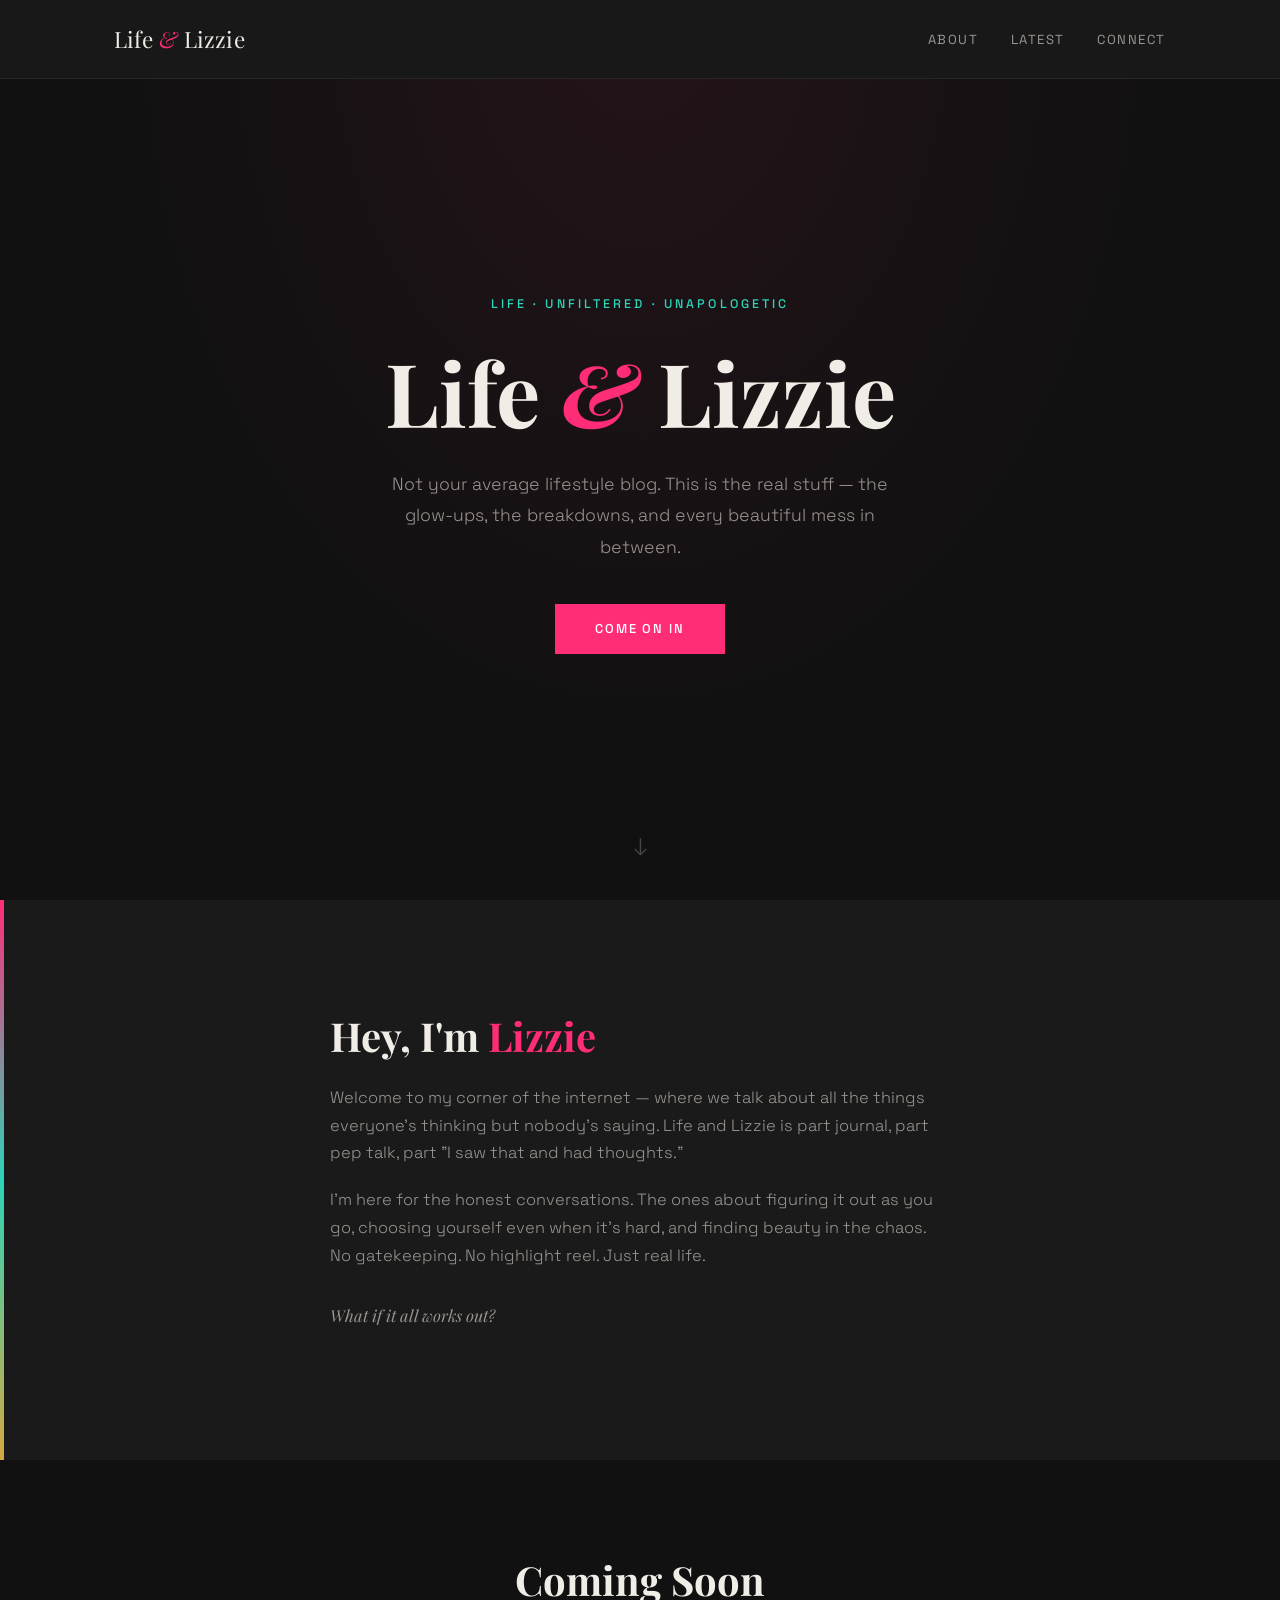
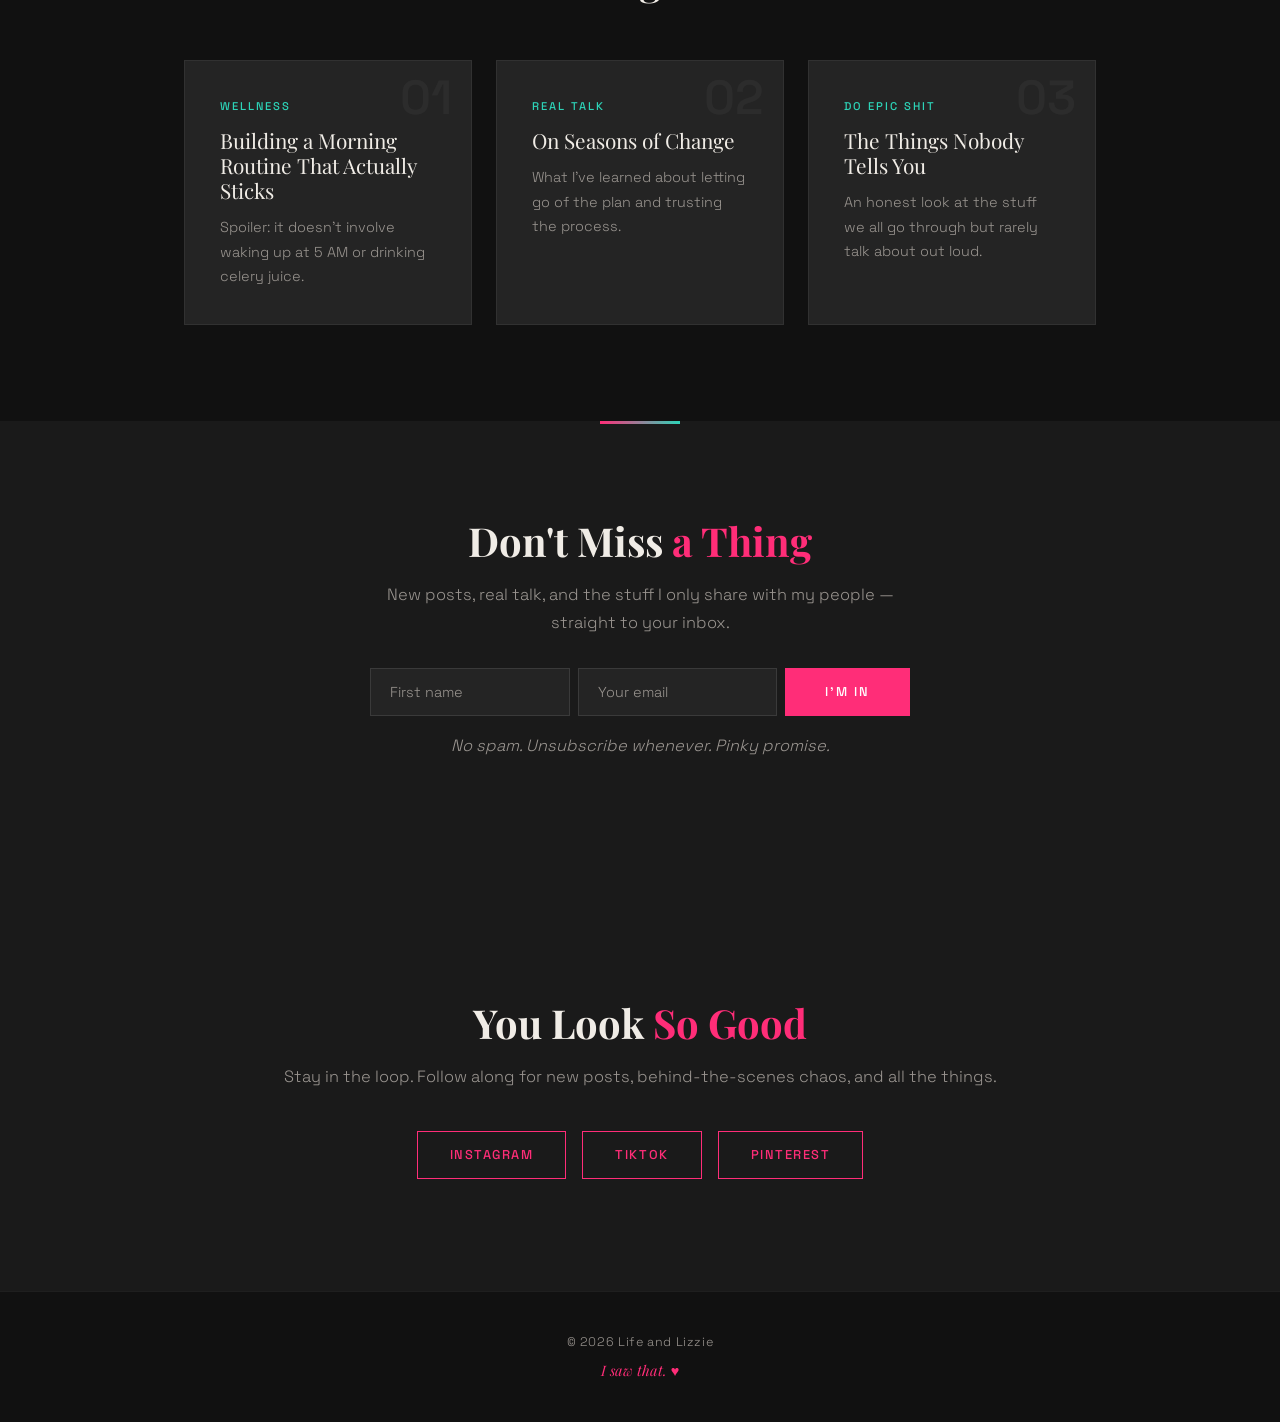
<file: index.html>
<!DOCTYPE html>
<html lang="en">
<head>
  <meta charset="UTF-8">
  <meta name="viewport" content="width=device-width, initial-scale=1.0">
  <title>Life and Lizzie</title>
  <link rel="preconnect" href="https://fonts.googleapis.com">
  <link rel="preconnect" href="https://fonts.gstatic.com" crossorigin>
  <link href="https://fonts.googleapis.com/css2?family=Playfair+Display:ital,wght@0,400;0,700;1,400;1,700&family=Space+Grotesk:wght@300;400;500;600&display=swap" rel="stylesheet">
  <link rel="stylesheet" href="styles.css">
</head>
<body>

  <header class="site-header">
    <nav class="nav">
      <a href="#" class="logo">Life <span class="amp">&amp;</span> Lizzie</a>
      <ul class="nav-links">
        <li><a href="#about">About</a></li>
        <li><a href="#latest">Latest</a></li>
        <li><a href="#connect">Connect</a></li>
      </ul>
    </nav>
  </header>

  <main>
    <section class="hero">
      <div class="hero-content">
        <p class="hero-tag">Life &middot; Unfiltered &middot; Unapologetic</p>
        <h1>Life <span class="amp">&amp;</span> Lizzie</h1>
        <p class="hero-subtitle">Not your average lifestyle blog. This is the real stuff — the glow-ups, the breakdowns, and every beautiful mess in between.</p>
        <a href="#about" class="btn">Come On In</a>
      </div>
      <div class="hero-scroll-hint" aria-hidden="true">&darr;</div>
    </section>

    <section id="about" class="about">
      <div class="container">
        <div class="about-inner">
          <h2>Hey, I'm <span class="highlight">Lizzie</span></h2>
          <p>Welcome to my corner of the internet — where we talk about all the things everyone's thinking but nobody's saying. Life and Lizzie is part journal, part pep talk, part "I saw that and had thoughts."</p>
          <p>I'm here for the honest conversations. The ones about figuring it out as you go, choosing yourself even when it's hard, and finding beauty in the chaos. No gatekeeping. No highlight reel. Just real life.</p>
          <p class="about-cta">What if it all works out?</p>
        </div>
      </div>
    </section>

    <section id="latest" class="latest">
      <div class="container">
        <h2>Coming Soon</h2>
        <div class="cards">
          <article class="card">
            <div class="card-number">01</div>
            <div class="card-tag">Wellness</div>
            <h3>Building a Morning Routine That Actually Sticks</h3>
            <p>Spoiler: it doesn't involve waking up at 5 AM or drinking celery juice.</p>
          </article>
          <article class="card">
            <div class="card-number">02</div>
            <div class="card-tag">Real Talk</div>
            <h3>On Seasons of Change</h3>
            <p>What I've learned about letting go of the plan and trusting the process.</p>
          </article>
          <article class="card">
            <div class="card-number">03</div>
            <div class="card-tag">Do Epic Shit</div>
            <h3>The Things Nobody Tells You</h3>
            <p>An honest look at the stuff we all go through but rarely talk about out loud.</p>
          </article>
        </div>
      </div>
    </section>

    <section id="newsletter" class="newsletter">
      <div class="container">
        <div class="newsletter-inner">
          <h2>Don't Miss <span class="highlight">a Thing</span></h2>
          <p>New posts, real talk, and the stuff I only share with my people — straight to your inbox.</p>
          <form name="newsletter" method="POST" action="/success.html" data-netlify="true" netlify-honeypot="bot-field" class="newsletter-form">
            <p hidden><label>Don't fill this out: <input name="bot-field"></label></p>
            <div class="form-group">
              <input type="text" name="first-name" placeholder="First name" required>
              <input type="email" name="email" placeholder="Your email" required>
              <button type="submit" class="btn btn-submit">I'm In</button>
            </div>
          </form>
          <p class="newsletter-note">No spam. Unsubscribe whenever. Pinky promise.</p>
        </div>
      </div>
    </section>

    <section id="connect" class="connect">
      <div class="container">
        <h2>You Look <span class="highlight">So Good</span></h2>
        <p>Stay in the loop. Follow along for new posts, behind-the-scenes chaos, and all the things.</p>
        <div class="social-links">
          <a href="#" class="social-link" aria-label="Instagram">Instagram</a>
          <a href="#" class="social-link" aria-label="TikTok">TikTok</a>
          <a href="#" class="social-link" aria-label="Pinterest">Pinterest</a>
        </div>
      </div>
    </section>
  </main>

  <footer class="site-footer">
    <div class="container">
      <p class="footer-text">&copy; 2026 Life and Lizzie</p>
      <p class="footer-tagline">I saw that. &hearts;</p>
    </div>
  </footer>

</body>
</html>
</file>
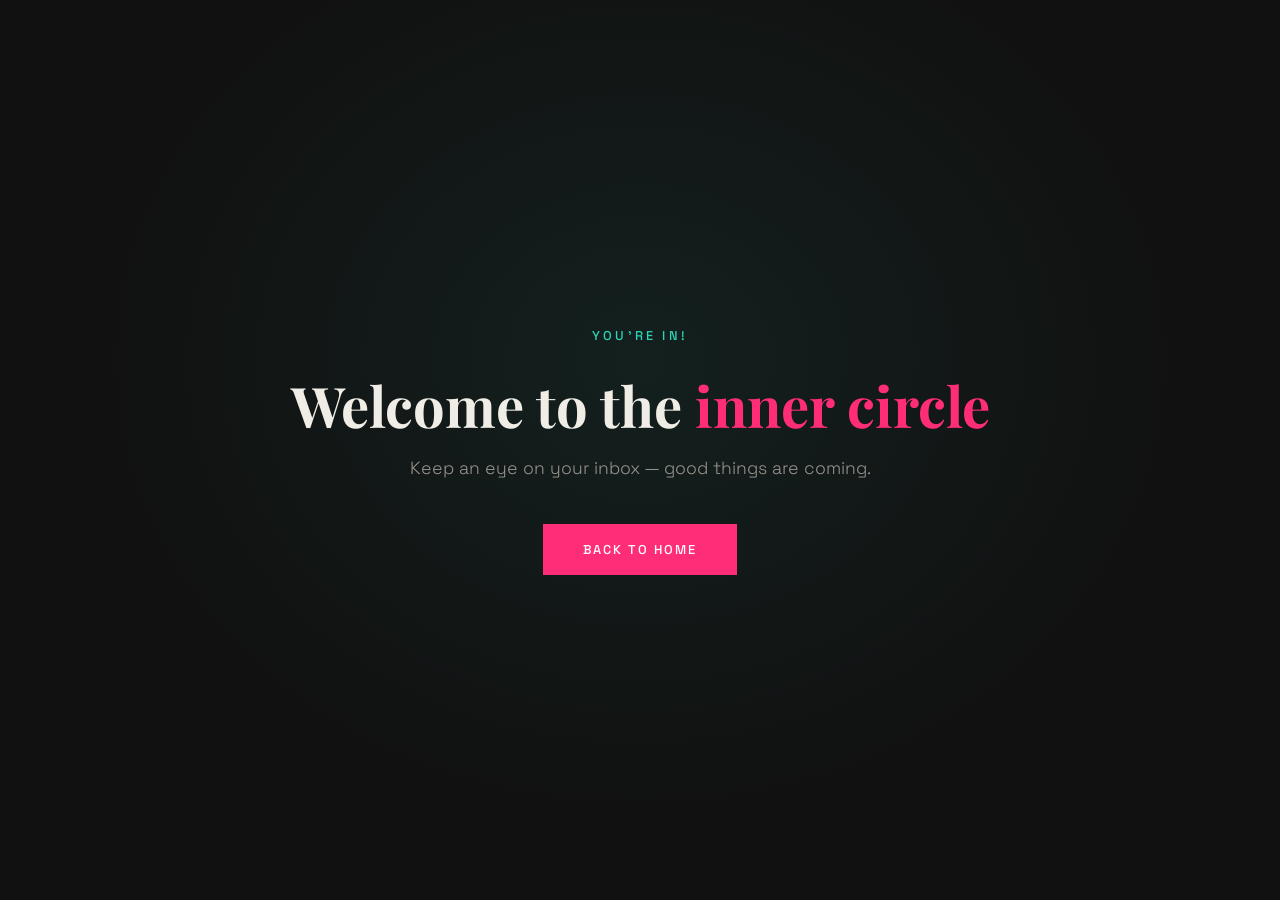
<file: success.html>
<!DOCTYPE html>
<html lang="en">
<head>
  <meta charset="UTF-8">
  <meta name="viewport" content="width=device-width, initial-scale=1.0">
  <title>You're In — Life and Lizzie</title>
  <link rel="preconnect" href="https://fonts.googleapis.com">
  <link rel="preconnect" href="https://fonts.gstatic.com" crossorigin>
  <link href="https://fonts.googleapis.com/css2?family=Playfair+Display:ital,wght@0,400;0,700;1,400;1,700&family=Space+Grotesk:wght@300;400;500;600&display=swap" rel="stylesheet">
  <link rel="stylesheet" href="styles.css">
</head>
<body>
  <main class="success-page">
    <div class="container">
      <p class="success-tag">You're in!</p>
      <h1>Welcome to the <span class="highlight">inner circle</span></h1>
      <p class="success-subtitle">Keep an eye on your inbox — good things are coming.</p>
      <a href="/" class="btn">Back to Home</a>
    </div>
  </main>
</body>
</html>
</file>
<file: styles.css>
/* ── Reset & Base ─────────────────────────────── */
*, *::before, *::after {
  margin: 0;
  padding: 0;
  box-sizing: border-box;
}

:root {
  --color-bg: #1a1a1a;
  --color-bg-deep: #111111;
  --color-bg-card: #242424;
  --color-text: #f0ece6;
  --color-text-dim: #9a9590;
  --color-pink: #ff2d78;
  --color-teal: #2dd4b8;
  --color-gold: #d4a843;
  --color-red: #c93545;
  --font-display: 'Playfair Display', Georgia, serif;
  --font-body: 'Space Grotesk', -apple-system, sans-serif;
}

html {
  scroll-behavior: smooth;
}

body {
  font-family: var(--font-body);
  color: var(--color-text);
  background-color: var(--color-bg);
  line-height: 1.7;
  font-weight: 300;
  -webkit-font-smoothing: antialiased;
}

.container {
  max-width: 960px;
  margin: 0 auto;
  padding: 0 1.5rem;
}

h1, h2, h3 {
  font-family: var(--font-display);
  font-weight: 400;
  line-height: 1.2;
}

.amp {
  font-style: italic;
  color: var(--color-pink);
}

.highlight {
  color: var(--color-pink);
}

/* ── Navigation ──────────────────────────────── */
.site-header {
  position: fixed;
  top: 0;
  left: 0;
  right: 0;
  z-index: 100;
  background: rgba(26, 26, 26, 0.92);
  backdrop-filter: blur(12px);
  border-bottom: 1px solid rgba(255, 255, 255, 0.06);
}

.nav {
  max-width: 1100px;
  margin: 0 auto;
  padding: 1.25rem 1.5rem;
  display: flex;
  justify-content: space-between;
  align-items: center;
}

.logo {
  font-family: var(--font-display);
  font-size: 1.4rem;
  text-decoration: none;
  color: var(--color-text);
  letter-spacing: 0.01em;
}

.nav-links {
  list-style: none;
  display: flex;
  gap: 2rem;
}

.nav-links a {
  text-decoration: none;
  color: var(--color-text-dim);
  font-size: 0.82rem;
  font-weight: 400;
  letter-spacing: 0.12em;
  text-transform: uppercase;
  transition: color 0.2s;
}

.nav-links a:hover {
  color: var(--color-pink);
}

/* ── Hero ────────────────────────────────────── */
.hero {
  min-height: 100vh;
  display: flex;
  flex-direction: column;
  align-items: center;
  justify-content: center;
  text-align: center;
  padding: 6rem 1.5rem 3rem;
  background: radial-gradient(ellipse at 50% 0%, rgba(255, 45, 120, 0.08) 0%, transparent 60%),
              var(--color-bg-deep);
  position: relative;
}

.hero-content {
  max-width: 680px;
}

.hero-tag {
  font-size: 0.78rem;
  letter-spacing: 0.25em;
  text-transform: uppercase;
  color: var(--color-teal);
  margin-bottom: 1.5rem;
  font-weight: 500;
}

.hero h1 {
  font-size: clamp(3rem, 8vw, 5.5rem);
  margin-bottom: 1.5rem;
  color: var(--color-text);
  font-weight: 700;
}

.hero-subtitle {
  font-size: 1.1rem;
  color: var(--color-text-dim);
  max-width: 520px;
  margin: 0 auto 2.5rem;
  line-height: 1.8;
}

.btn {
  display: inline-block;
  padding: 0.9rem 2.5rem;
  background: var(--color-pink);
  color: #fff;
  text-decoration: none;
  font-size: 0.8rem;
  letter-spacing: 0.15em;
  text-transform: uppercase;
  font-weight: 500;
  border-radius: 0;
  transition: background 0.2s, transform 0.2s;
}

.btn:hover {
  background: #e6206a;
  transform: translateY(-2px);
}

.hero-scroll-hint {
  position: absolute;
  bottom: 2rem;
  color: var(--color-text-dim);
  font-size: 1.5rem;
  animation: bounce 2s ease infinite;
  opacity: 0.4;
}

@keyframes bounce {
  0%, 100% { transform: translateY(0); }
  50% { transform: translateY(8px); }
}

/* ── About ───────────────────────────────────── */
.about {
  padding: 7rem 0;
  background: var(--color-bg);
  position: relative;
}

.about::before {
  content: '';
  position: absolute;
  left: 0;
  top: 0;
  width: 4px;
  height: 100%;
  background: linear-gradient(180deg, var(--color-pink), var(--color-teal), var(--color-gold));
}

.about-inner {
  max-width: 620px;
  margin: 0 auto;
  text-align: left;
}

.about h2 {
  font-size: 2.5rem;
  margin-bottom: 1.5rem;
  font-weight: 700;
}

.about p {
  color: var(--color-text-dim);
  margin-bottom: 1.2rem;
  font-size: 1.02rem;
}

.about-cta {
  margin-top: 2rem;
  font-family: var(--font-display);
  font-style: italic;
  font-size: 1.4rem;
  color: var(--color-teal);
}

/* ── Latest / Coming Soon ────────────────────── */
.latest {
  padding: 6rem 0;
  background: var(--color-bg-deep);
}

.latest h2 {
  text-align: center;
  font-size: 2.5rem;
  margin-bottom: 3.5rem;
  font-weight: 700;
}

.cards {
  display: grid;
  grid-template-columns: repeat(auto-fit, minmax(270px, 1fr));
  gap: 1.5rem;
}

.card {
  background: var(--color-bg-card);
  padding: 2.2rem;
  border-radius: 0;
  border: 1px solid rgba(255, 255, 255, 0.06);
  transition: transform 0.2s, border-color 0.3s;
  position: relative;
  overflow: hidden;
}

.card::after {
  content: '';
  position: absolute;
  bottom: 0;
  left: 0;
  width: 100%;
  height: 3px;
  background: var(--color-pink);
  transform: scaleX(0);
  transform-origin: left;
  transition: transform 0.3s ease;
}

.card:hover {
  transform: translateY(-4px);
  border-color: rgba(255, 45, 120, 0.2);
}

.card:hover::after {
  transform: scaleX(1);
}

.card-number {
  font-size: 3rem;
  font-weight: 600;
  color: rgba(255, 255, 255, 0.04);
  font-family: var(--font-body);
  position: absolute;
  top: 0.8rem;
  right: 1.2rem;
  line-height: 1;
}

.card-tag {
  font-size: 0.7rem;
  letter-spacing: 0.18em;
  text-transform: uppercase;
  color: var(--color-teal);
  font-weight: 500;
  margin-bottom: 0.8rem;
}

.card h3 {
  font-size: 1.3rem;
  margin-bottom: 0.75rem;
  color: var(--color-text);
}

.card p {
  color: var(--color-text-dim);
  font-size: 0.9rem;
}

/* ── Newsletter ──────────────────────────────── */
.newsletter {
  padding: 6rem 0;
  background: var(--color-bg);
  text-align: center;
  position: relative;
}

.newsletter::before {
  content: '';
  position: absolute;
  top: 0;
  left: 50%;
  transform: translateX(-50%);
  width: 80px;
  height: 3px;
  background: linear-gradient(90deg, var(--color-pink), var(--color-teal));
}

.newsletter-inner {
  max-width: 540px;
  margin: 0 auto;
}

.newsletter h2 {
  font-size: 2.5rem;
  margin-bottom: 1rem;
  font-weight: 700;
}

.newsletter > .container p {
  color: var(--color-text-dim);
  font-size: 1.02rem;
  margin-bottom: 2rem;
}

.newsletter-form {
  margin-bottom: 1rem;
}

.form-group {
  display: flex;
  gap: 0.5rem;
  flex-wrap: wrap;
  justify-content: center;
}

.form-group input {
  flex: 1;
  min-width: 160px;
  padding: 0.85rem 1.2rem;
  background: var(--color-bg-card);
  border: 1px solid rgba(255, 255, 255, 0.1);
  color: var(--color-text);
  font-family: var(--font-body);
  font-size: 0.9rem;
  font-weight: 300;
  outline: none;
  transition: border-color 0.2s;
}

.form-group input::placeholder {
  color: var(--color-text-dim);
}

.form-group input:focus {
  border-color: var(--color-pink);
}

.btn-submit {
  border: none;
  cursor: pointer;
  font-family: var(--font-body);
  flex-shrink: 0;
}

.newsletter-note {
  font-size: 0.78rem;
  color: var(--color-text-dim);
  font-style: italic;
  margin-top: 1rem;
}

/* ── Connect ─────────────────────────────────── */
.connect {
  padding: 7rem 0;
  text-align: center;
  background: var(--color-bg);
  position: relative;
}

.connect h2 {
  font-size: 2.5rem;
  margin-bottom: 1rem;
  font-weight: 700;
}

.connect > .container > p {
  color: var(--color-text-dim);
  margin-bottom: 2.5rem;
  font-size: 1.02rem;
}

.social-links {
  display: flex;
  justify-content: center;
  gap: 1rem;
  flex-wrap: wrap;
}

.social-link {
  display: inline-block;
  padding: 0.75rem 2rem;
  border: 1px solid var(--color-pink);
  color: var(--color-pink);
  text-decoration: none;
  font-size: 0.8rem;
  letter-spacing: 0.12em;
  text-transform: uppercase;
  font-weight: 500;
  transition: background 0.2s, color 0.2s, transform 0.2s;
}

.social-link:hover {
  background: var(--color-pink);
  color: #fff;
  transform: translateY(-2px);
}

/* ── Footer ──────────────────────────────────── */
.site-footer {
  padding: 2.5rem 0;
  text-align: center;
  border-top: 1px solid rgba(255, 255, 255, 0.06);
  background: var(--color-bg-deep);
}

.footer-text {
  font-size: 0.78rem;
  color: var(--color-text-dim);
  letter-spacing: 0.05em;
  margin-bottom: 0.3rem;
}

.footer-tagline {
  font-family: var(--font-display);
  font-style: italic;
  font-size: 0.9rem;
  color: var(--color-pink);
}

/* ── Success Page ────────────────────────────── */
.success-page {
  min-height: 100vh;
  display: flex;
  align-items: center;
  justify-content: center;
  text-align: center;
  background: radial-gradient(ellipse at 50% 40%, rgba(45, 212, 184, 0.08) 0%, transparent 60%),
              var(--color-bg-deep);
}

.success-page h1 {
  font-size: clamp(2rem, 5vw, 3.5rem);
  margin-bottom: 1rem;
  font-weight: 700;
}

.success-tag {
  font-size: 0.8rem;
  letter-spacing: 0.25em;
  text-transform: uppercase;
  color: var(--color-teal);
  margin-bottom: 1.5rem;
  font-weight: 500;
}

.success-subtitle {
  color: var(--color-text-dim);
  font-size: 1.1rem;
  margin-bottom: 2.5rem;
}

/* ── Responsive ──────────────────────────────── */
@media (max-width: 600px) {
  .nav-links {
    gap: 1.2rem;
  }

  .nav-links a {
    font-size: 0.72rem;
  }

  .hero {
    padding: 5rem 1.5rem 3rem;
  }

  .about::before {
    width: 3px;
  }

  .cards {
    grid-template-columns: 1fr;
  }
}
</file>
